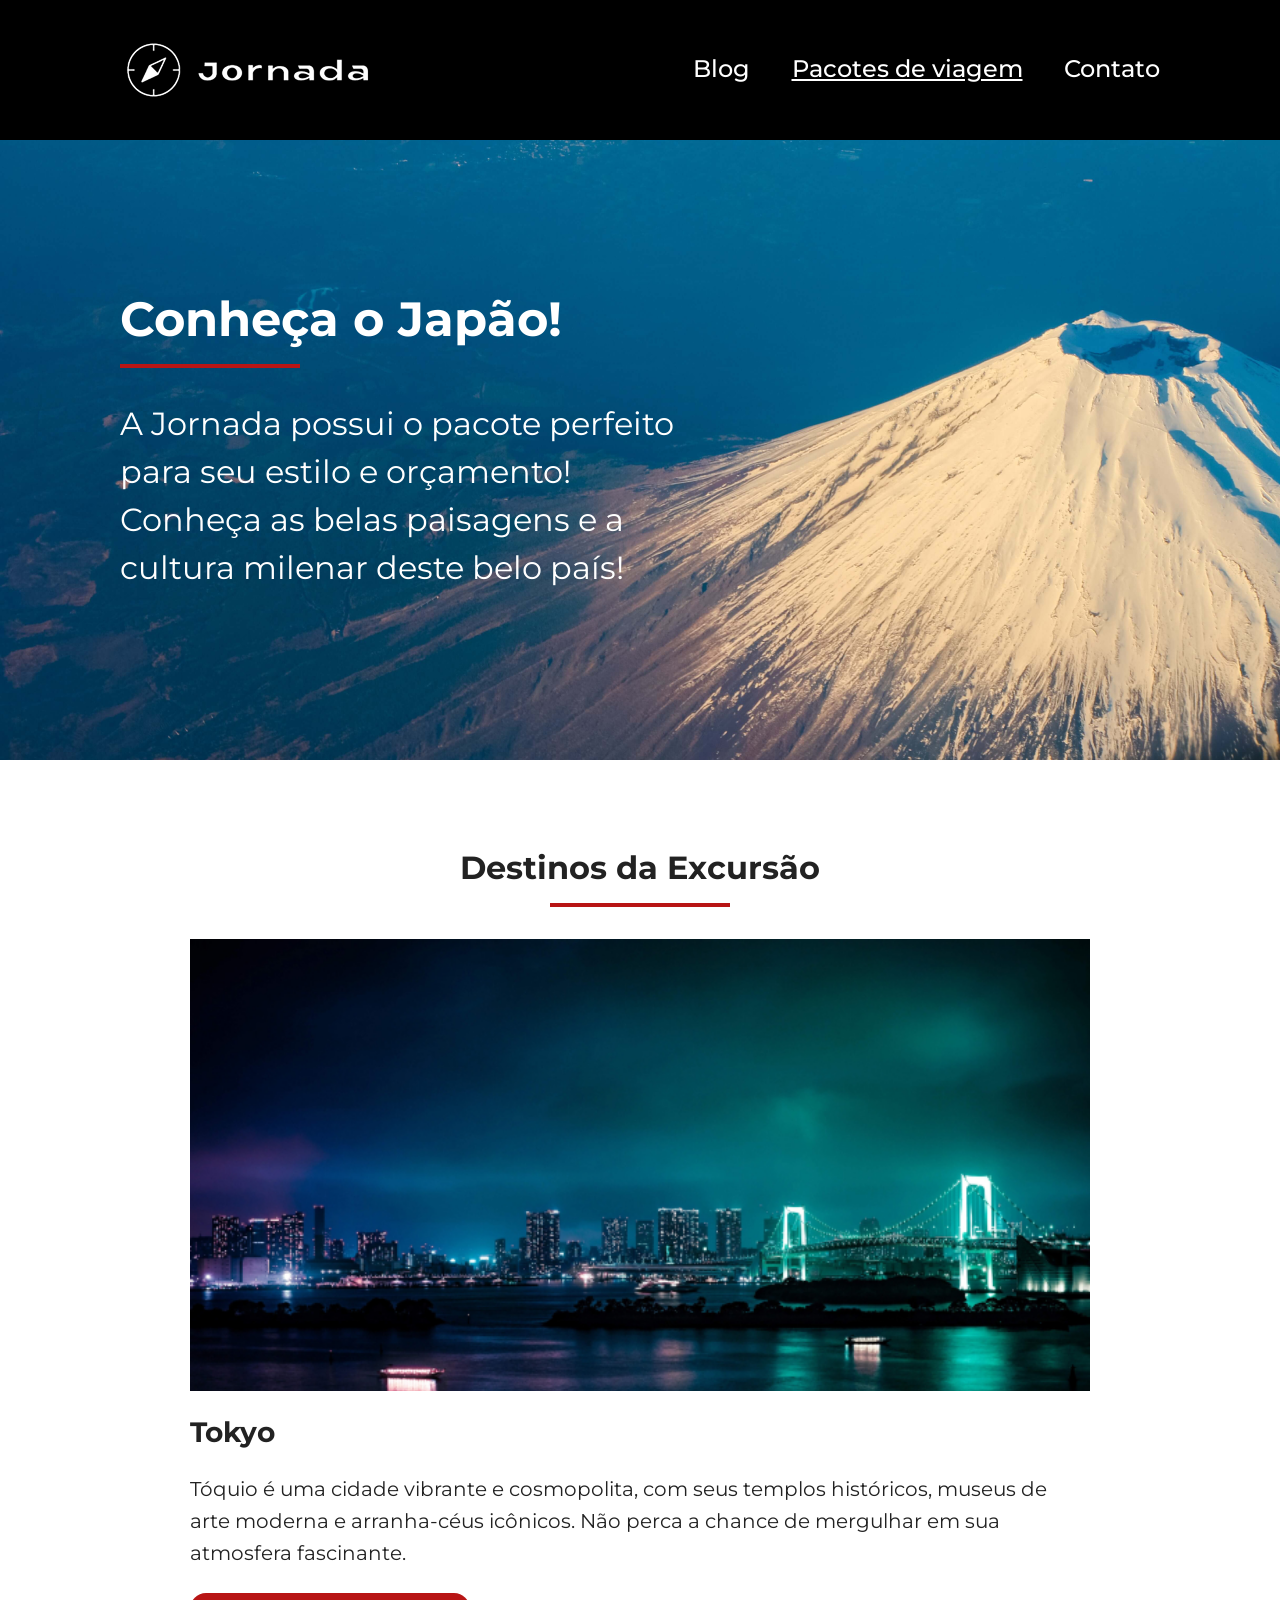
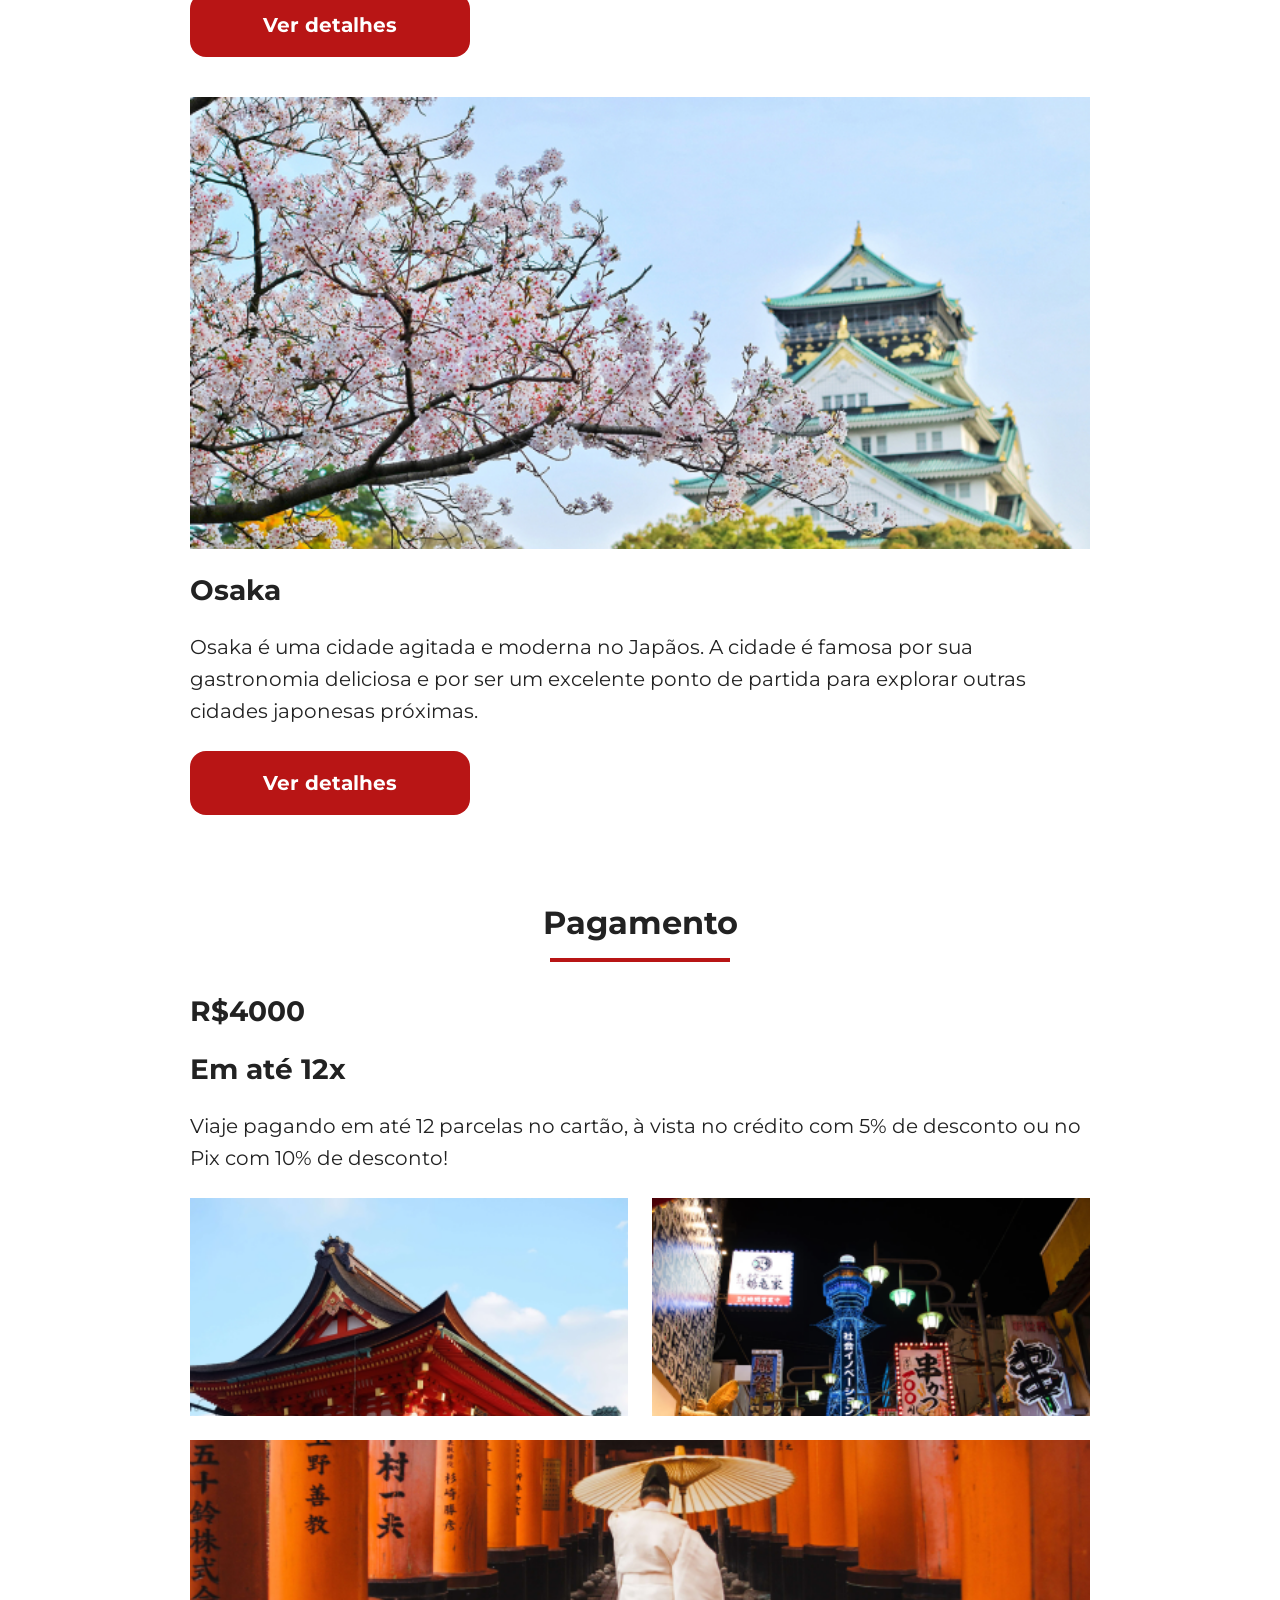
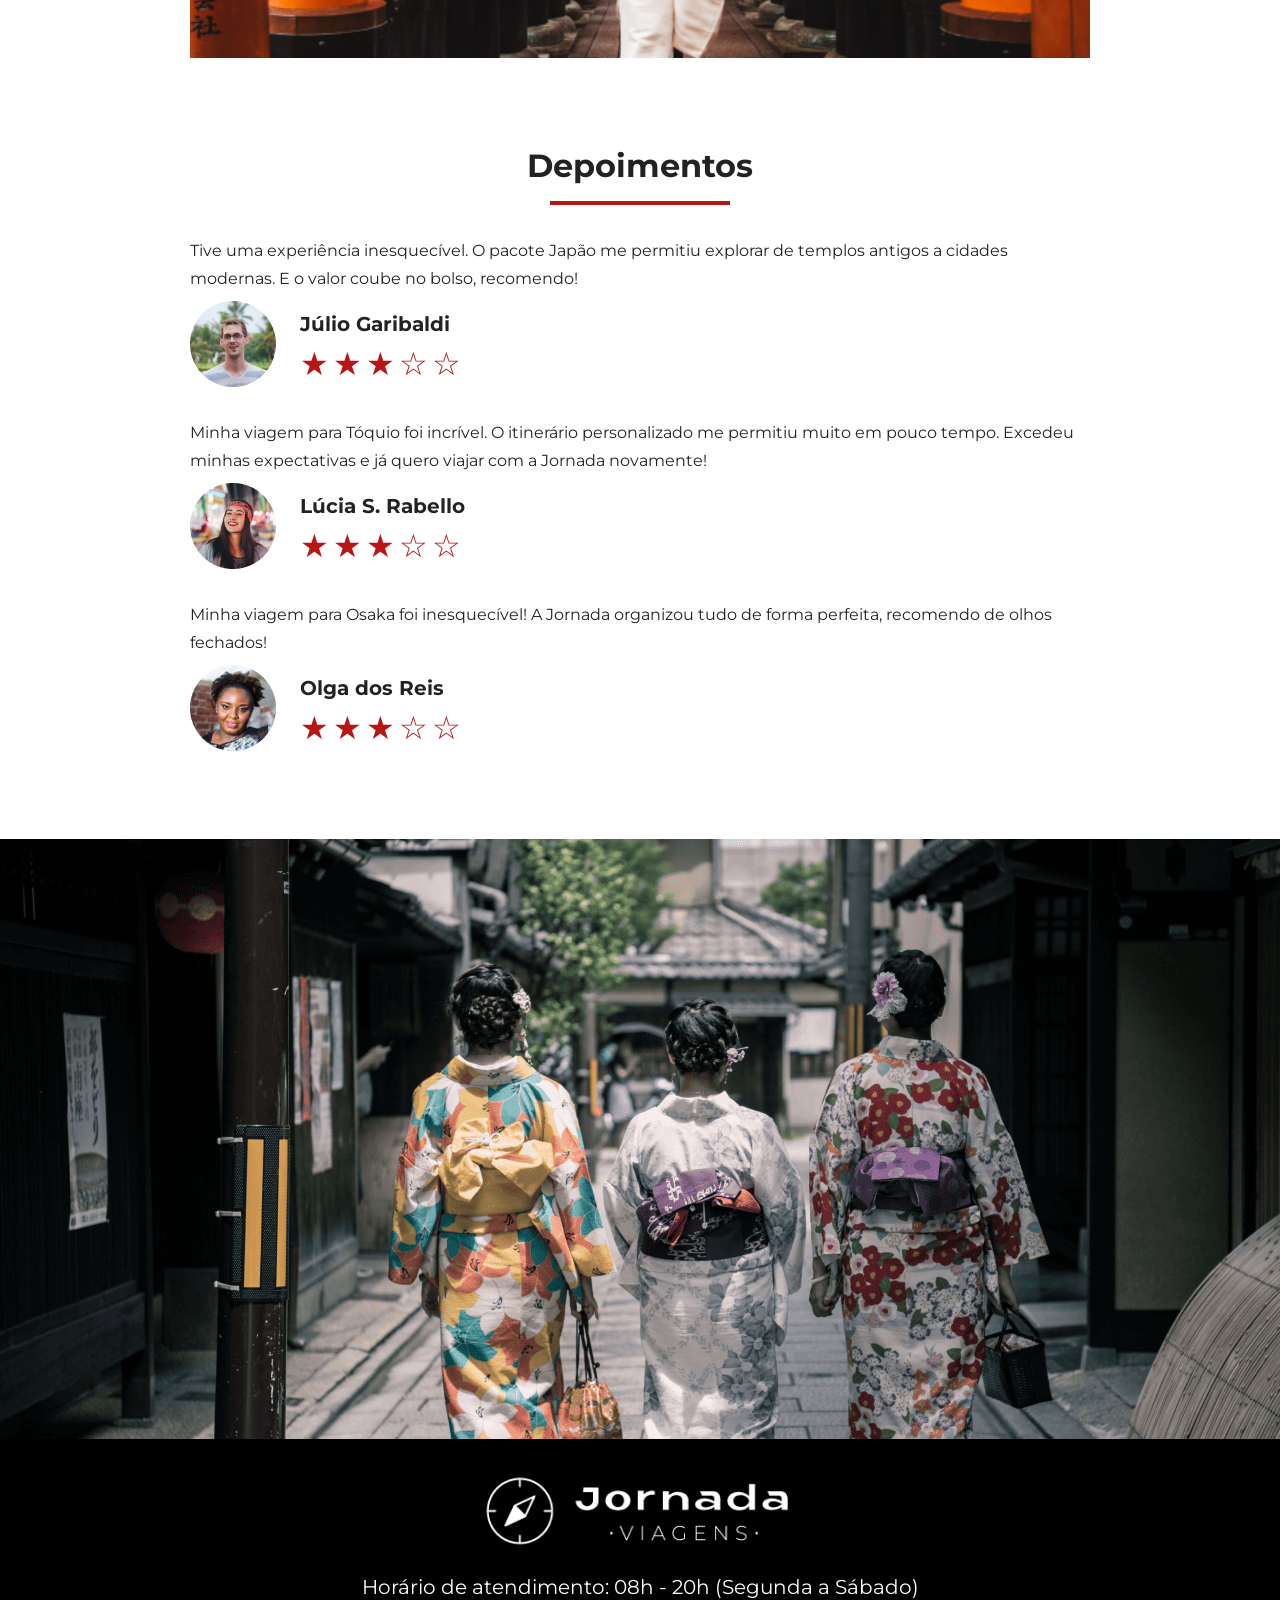
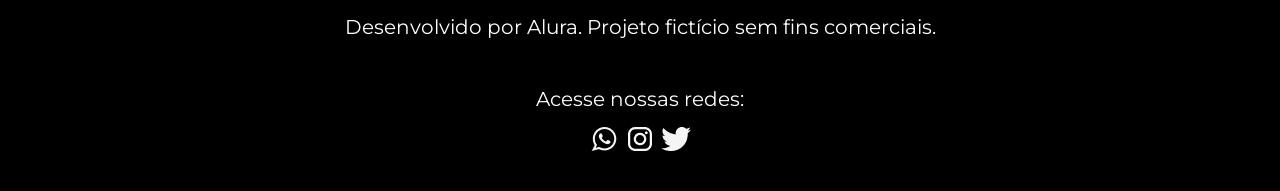
<file: pacote-de-viagens.html>
<!doctype html>
<html lang="pt-BR">
  <head>
    <meta charset="UTF-8" />
    <meta name="viewport" content="width=device-width, initial-scale=1.0" />
    <meta
      name="description"
      content="Jornada Viagens,uma agência apaixonada por criar viagens inesquecíveis"
    />

    <meta name="og:title" content="Jornada Viagens" />
    <meta
      name="og:description"
      content="Jornada Viagens,uma agência apaixonada por criar viagens inesquecíveis"
    />
    <meta
      name="og:image"
      content="https://raquellajus.github.io/jornada-viagens/img/logo-footer.png"
    />
    <meta name="og:type" content="website" />
    <meta
      name="og:url"
      content="https://raquellajus.github.io/jornada-viagens"
    />

    <link rel="icon" href="img/favicon-black.png" type="image/png" />
    <link rel="stylesheet" href="./css/style.css" />

    <title>Jornada Viagens</title>
  </head>
  <body>
    <header class="main-header">
      <a class="logo" href="index.html" title="voltar para a página inicial">
        <img
          class="img-mobile"
          src="img/bussola-jornada-branco.png"
          alt="Bussola do logo Jornada Viagens na cor branca"
        />
        <img
          class="img-desktop"
          src="img/bussola-texto-jornada-branco.png"
          alt="Logo Jornada Viagens na cor branca"
        />
      </a>
      <div class="navigation-menu">
        <label for="menu">
          <img src="img/menu.png" alt="menu" />
        </label>
        <input type="checkbox" id="menu" hidden />
        <nav>
          <ul class="list-links">
            <li>
              <a href="blog.html" target="_blank" title="Acessar Blog">Blog</a>
            </li>
            <li>
              <a
                class="active"
                href="pacotes-de-viagens.html"
                target="_blank"
                title="Acessar Pacotes de viagem"
                >Pacotes de viagem</a
              >
            </li>
            <li>
              <a href="contato.html" target="_blank" title="Acessar Contato"
                >Contato</a
              >
            </li>
          </ul>
        </nav>
      </div>
    </header>
    <section class="travel-packages hero">
      <div class="hero-img">
        <div class="hero-content">
          <h1>Conheça o Japão!</h1>
          <hr />
          <p>
            A Jornada possui o pacote perfeito para seu estilo e orçamento!
            Conheça as belas paisagens e a cultura milenar deste belo país!
          </p>
        </div>
      </div>
    </section>

    <section class="travel-packages destinations">
      <div class="section-title">
        <h2>Destinos da Excursão</h2>
        <hr />
      </div>
      <div class="destination-items">
        <article class="item tokyo">
          <header>
            <div class="img-item"></div>
            <h3 class="content-title">Tokyo</h3>
          </header>
          <p class="content-text">
            Tóquio é uma cidade vibrante e cosmopolita, com seus templos
            históricos, museus de arte moderna e arranha-céus icônicos. Não
            perca a chance de mergulhar em sua atmosfera fascinante.
          </p>
          <footer>
            <a
              href="#"
              class="button"
              target="_blank"
              title="Veja mais detalhes do destino Tokyo"
              >Ver detalhes</a
            >
          </footer>
        </article>
        <article class="item osaka">
          <header>
            <div class="img-item"></div>
            <h3 class="content-title">Osaka</h3>
          </header>
          <p class="content-text">
            Osaka é uma cidade agitada e moderna no Japãos. A cidade é famosa
            por sua gastronomia deliciosa e por ser um excelente ponto de
            partida para explorar outras cidades japonesas próximas.
          </p>
          <footer>
            <a
              href="#"
              class="button"
              target="_blank"
              title="Veja mais detalhes do destino Osaka"
              >Ver detalhes</a
            >
          </footer>
        </article>
      </div>
    </section>
    <section class="travel-packages payments">
      <div class="section-title">
        <h2>Pagamento</h2>
        <hr />
      </div>
      <div class="content-container">
        <div class="text-content">
          <h3 class="content-title">R$4000</h3>
          <h3 class="content-title">Em até 12x</h3>

          <p class="content-text">
            Viaje pagando em até 12 parcelas no cartão, à vista no crédito com
            5% de desconto ou no Pix com 10% de desconto!
          </p>
          
        </div>
        <div class="image-gallery">
          <div class="image first"></div>
          <div class="image second"></div>
          <div class="image thirdy colspan-2"></div>
        </div>
      </div>
    </section>
    <section class="testimonials">
      <div class="section-title">
        <h2>Depoimentos</h2>
        <hr />
      </div>
      <div class="testimonials-container">
        <article>
          <header>
            <p>
              Tive uma experiência inesquecível. O pacote Japão me permitiu
              explorar de templos antigos a cidades modernas. E o valor coube no
              bolso, recomendo!
            </p>
          </header>
          <footer>
            <img
              src="img/travel-packages/avatar-julio.png"
              alt="imagem de perfil do cliente Júlio Garibaldi"
            />
            <div class="profile-content">
              <h3>Júlio Garibaldi</h3>
              <div class="rating">
                <span class="star">★</span>
                <span class="star">★</span>
                <span class="star">★</span>
                <span class="star">☆</span>
                <span class="star">☆</span>
              </div>
            </div>
          </footer>
        </article>
        <article>
          <header>
            <p>
              Minha viagem para Tóquio foi incrível. O itinerário personalizado
              me permitiu muito em pouco tempo. Excedeu minhas expectativas e já
              quero viajar com a Jornada novamente!
            </p>
          </header>
          <footer>
            <img
              src="img/travel-packages/avatar-lucia.png"
              alt="imagem de perfil da cliente Lúcia S. Rabello"
            />
            <div class="profile-content">
              <h3>Lúcia S. Rabello</h3>
              <div class="rating">
                <span class="star">★</span>
                <span class="star">★</span>
                <span class="star">★</span>
                <span class="star">☆</span>
                <span class="star">☆</span>
              </div>
            </div>
          </footer>
        </article>
        <article>
          <header>
            <p>
              Minha viagem para Osaka foi inesquecível! A Jornada organizou tudo
              de forma perfeita, recomendo de olhos fechados!
            </p>
          </header>
          <footer>
            <img
              src="img/travel-packages/avatar-olga.png"
              alt="imagem de perfil da cliente Olga dos Reis"
            />
            <div class="profile-content">
              <h3>Olga dos Reis</h3>
              <div class="rating">
                <span class="star">★</span>
                <span class="star">★</span>
                <span class="star">★</span>
                <span class="star">☆</span>
                <span class="star">☆</span>
              </div>
            </div>
          </footer>
        </article>
      </div>
    </section>
    <section class="travel-packages bottom-hero">
      <div class="hero-img"></div>
    </section>
    <footer class="main-footer">
  <div class="footer-content">
    <img src="img/logo-branco.png" alt="Logo completa da Jornada Viagens na cor branca"/>
    <p>Horário de atendimento: 08h - 20h (Segunda a Sábado)</p>
    <p>Desenvolvido por Alura. Projeto fictício sem fins comerciais.</p>
    </div>
  <div class="footer-social">
  <p>Acesse nossas redes:</p>

    <a href="#" target="_blank" title="Entre em contato pelo WhatsApp"
      ><img 
        src="img/Whatsapp-icon.png" 
        alt="icone do whatsapp na cor branca"
      /></a>

     <a href="#" target="_blank" title="Acesse o Instagram do Jornada Viagens"
      ><img 
      src="img/Instragam-icon.png" alt="icone do instagram na cor branca"
    /></a>

      <a href="#" target="_blank" title="Acesse o Twitter do Jornada Viagens"
        ><img 
        src="img/Twiter-icon.png" alt="icone do twitter na cor branca"
      /></a>
      </div>
</footer>
  </body>
</html>
</file>
<file: css/style.css>
@import url(global.css);
@import url(header.css);
@import url(hero.css);
@import url(offers.css);
@import url(categories.css);
@import url(destinations.css);
@import url(payments.css);
@import url(testimonials.css);
@import url(footer.css);
</file>
